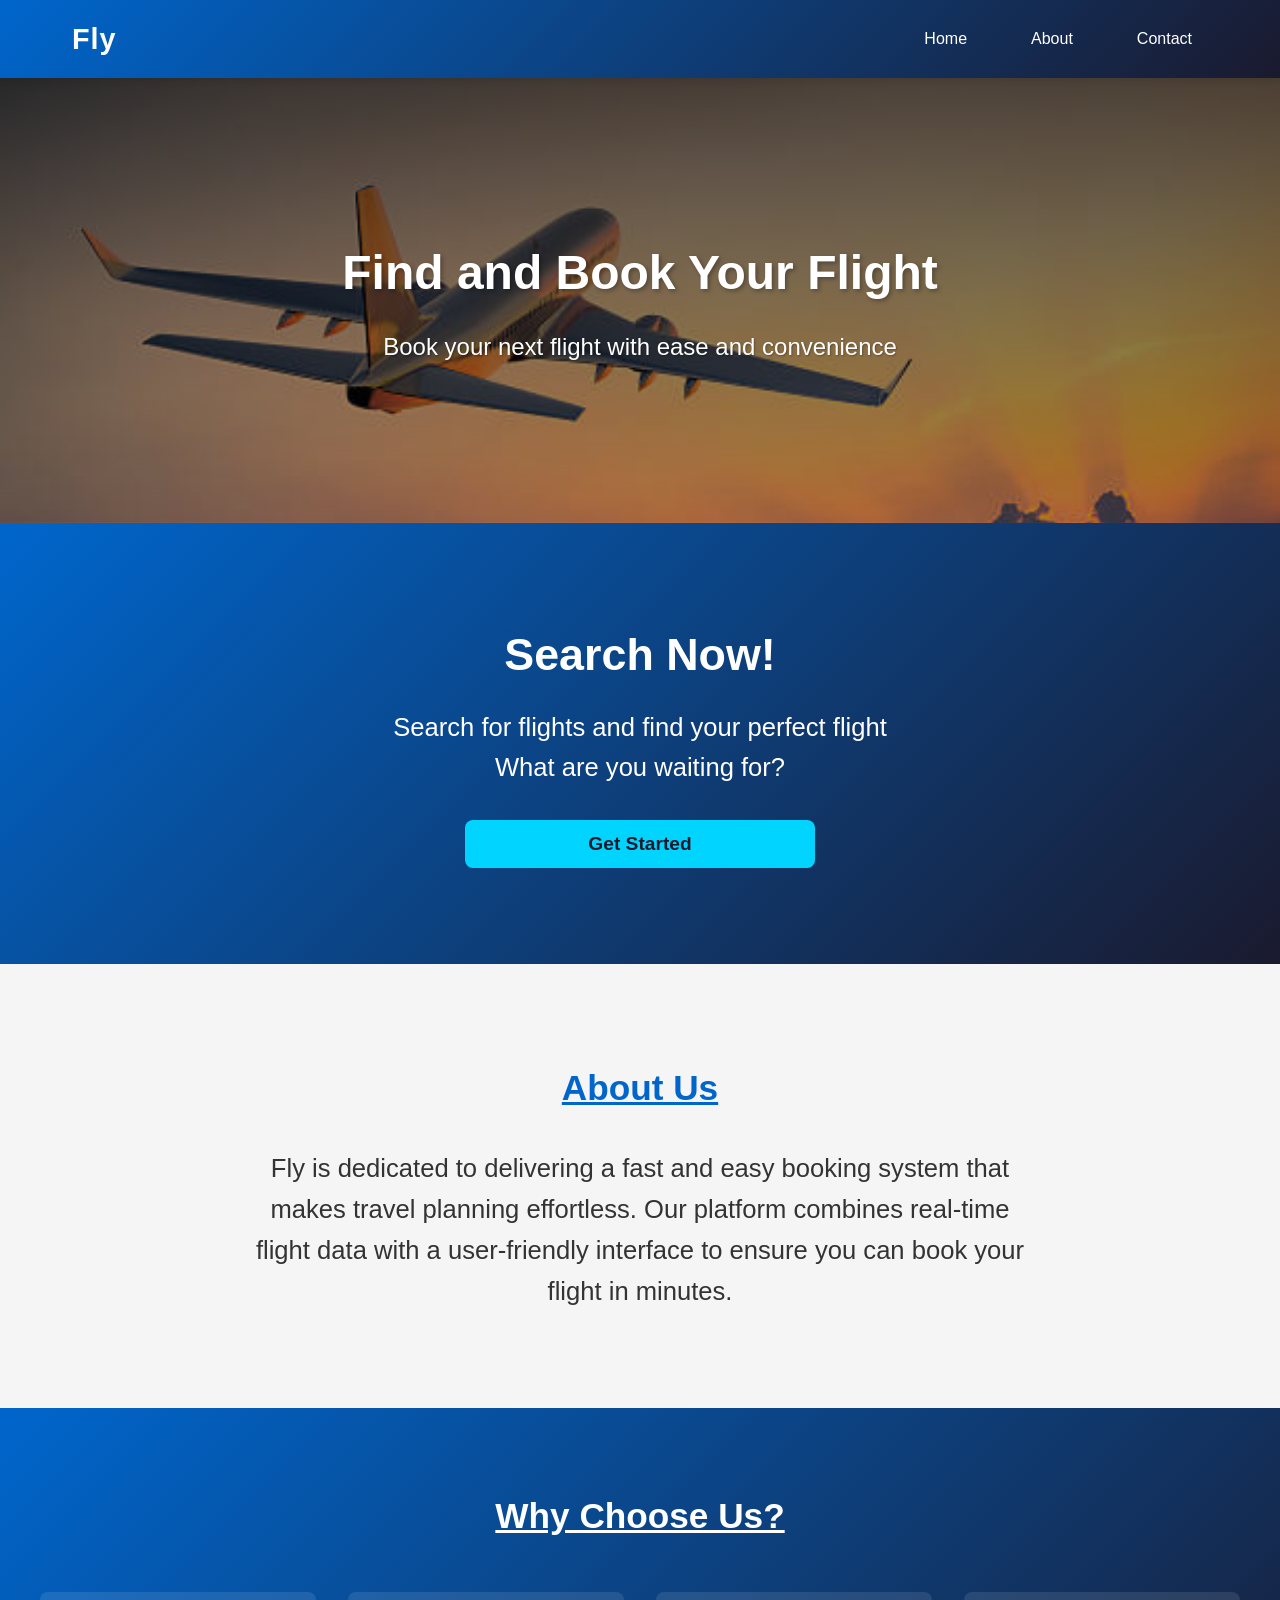
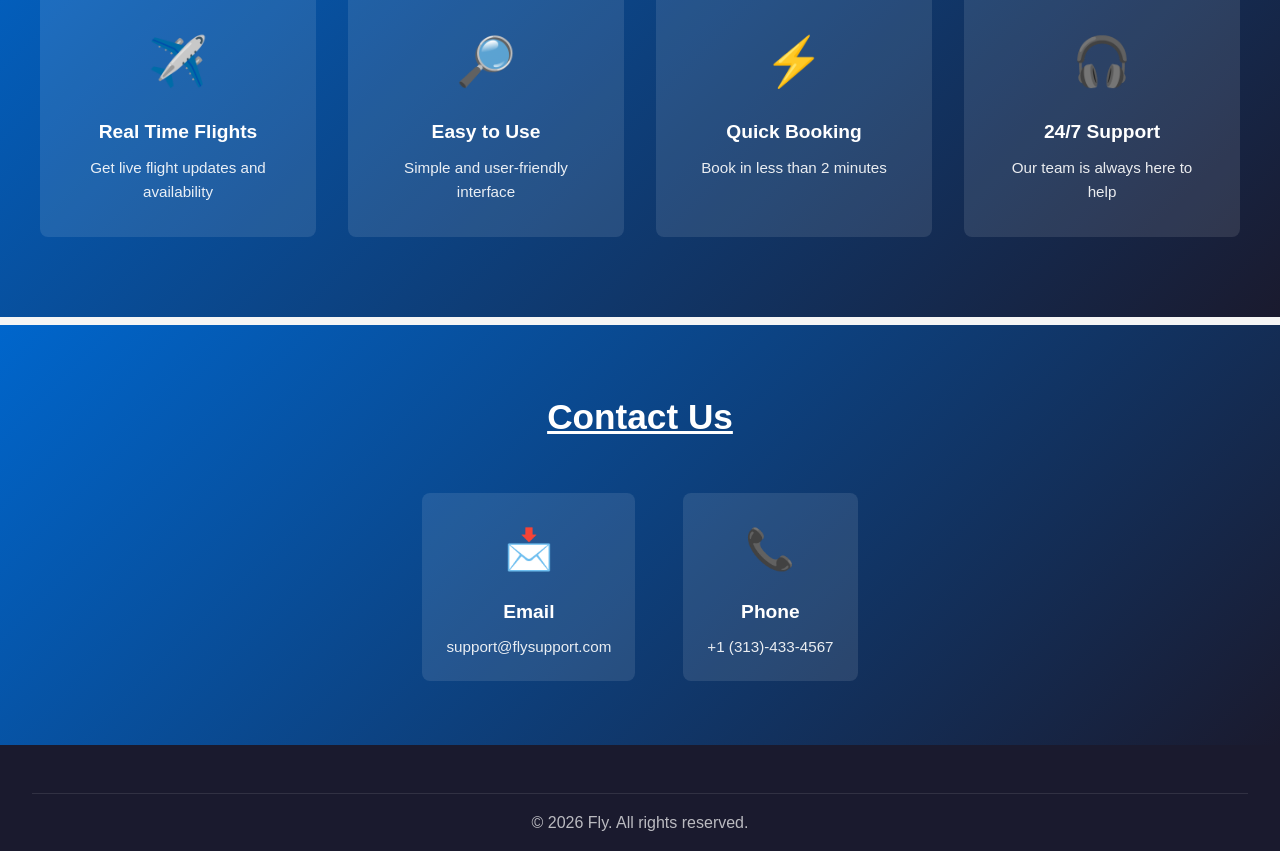
<file: index.html>
<!DOCTYPE html>
<html lang="en">
<head>
    <meta charset="UTF-8">
    <meta name="viewport" content="width=device-width, initial-scale=1.0">
    <title>Fly - Flight Booking</title>
    <link rel="stylesheet" href="css/styles.css">
</head>
<body>
    <!-- Navigation Bar -->
    <nav class="navbar">
        <div class="navbar-container">
            <div class="logo">
                <h1>Fly</h1>
            </div>
            <ul class="nav-menu">
                <li><a href="#home">Home</a></li>
                <li><a href="#about">About</a></li>
                <li><a href="#contact">Contact</a></li>
            </ul>
        </div>
    </nav>

    <!-- Hero Section -->
    <section class="hero" id="home">
        <div class="hero-content">
            <h2>Find and Book Your Flight</h2>
            <p>Book your next flight with ease and convenience</p>
        </div>
    </section>

    <!-- Search Section -->
    <section class="search-section">
        <div class="search-container">
            <h2>Search Now!</h2>
            <p>Search for flights and find your perfect flight</p>
            <p>What are you waiting for?</p>
            <button class="search-btn">Get Started</button>
        </div>
    </section>

    <!-- About Section -->
    <section class="about-section" id="about">
        <h2>About Us</h2>
        <p>Fly is dedicated to delivering a fast and easy booking system that makes travel planning effortless.
           Our platform combines real-time flight data with a user-friendly 
           interface to ensure you can book your flight in minutes.</p>
    </section>
    
    <!-- Why Us Section -->
    <section class="provide-section">
        <h2>Why Choose Us?</h2>
        <div class="provide-container">
            <div class="provide">
                <div class="provide-icon">✈️</div>
                <h3>Real Time Flights</h3>
                <p>Get live flight updates and availability</p>
            </div>
            <div class="provide">
                <div class="provide-icon">🔎</div>
                <h3>Easy to Use</h3>
                <p>Simple and user-friendly interface</p>
            </div>
            <div class="provide">
                <div class="provide-icon">⚡</div>
                <h3>Quick Booking</h3>
                <p>Book in less than 2 minutes</p>
            </div>
            <div class="provide">
                <div class="provide-icon">🎧</div>
                <h3>24/7 Support</h3>
                <p>Our team is always here to help</p>
            </div>
        </div>
    </section>

    <!-- Contact Section -->
    <section class="contact-section" id="contact">
        <h2>Contact Us</h2>
        <div class="contact-container">
            <div class="contact-info">
                <div class="contact-item">
                    <div class="contact-icon">📩</div>
                    <h3>Email</h3>
                    <p>support@flysupport.com</p>
                </div>
                <div class="contact-item">
                    <div class="contact-icon">📞</div>
                    <h3>Phone</h3>
                    <p>+1 (313)-433-4567</p>
                </div>
            </div>
        </div>
    </section>

    <!-- Footer -->
    <footer class="footer">
        <div class="footer-bottom">
            <p>&copy; 2026 Fly. All rights reserved.</p>
        </div>
    </footer>
    <script src="scripts/script.js"></script>
</body>
</html>
</file>
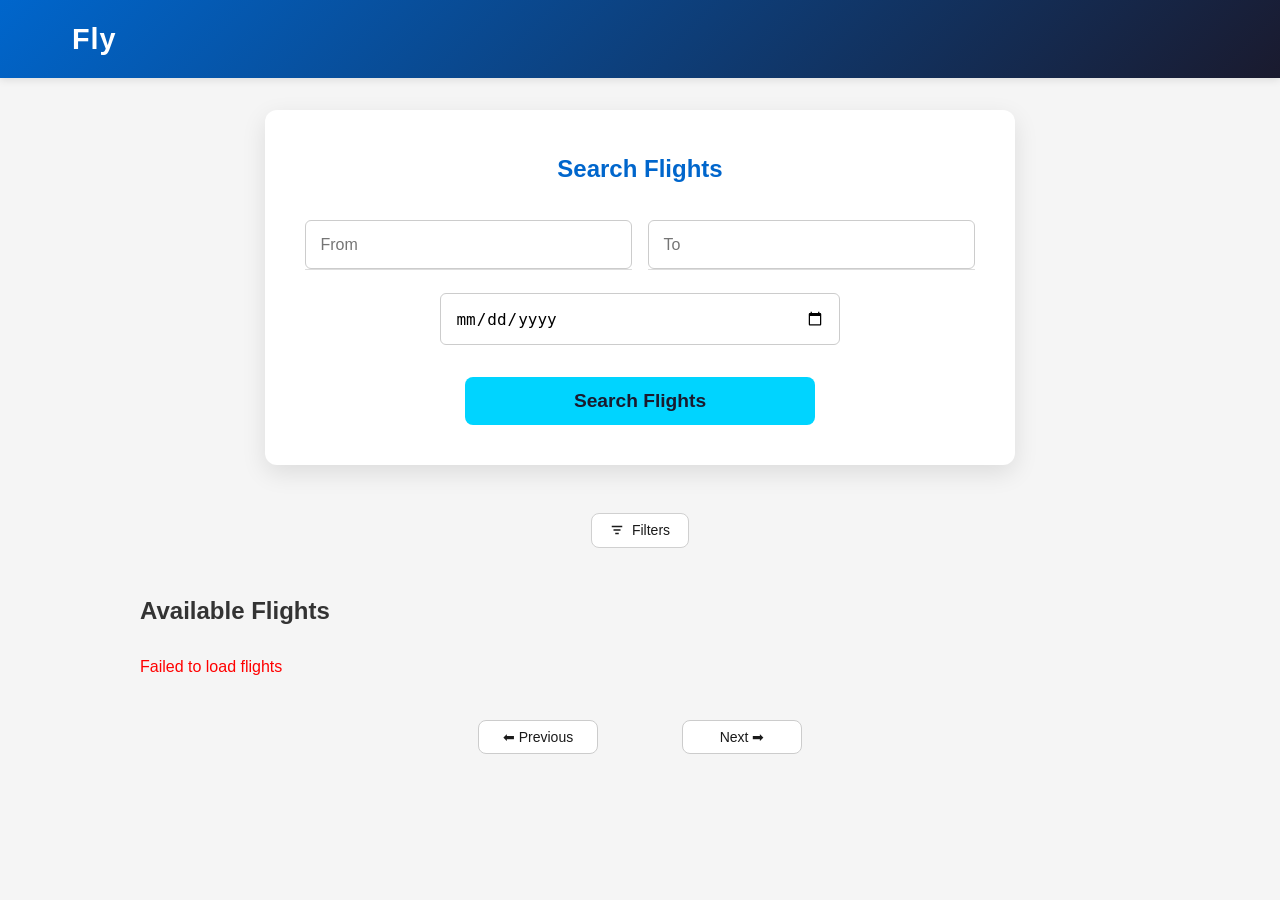
<file: booksearch.html>
<!DOCTYPE html>
<html lang="en">
<head>
    <meta charset="UTF-8">
    <title>Flight Booking</title>
    <meta name="viewport" content="width=device-width, initial-scale=1.0">
    <link rel="stylesheet" href="css/booksearch.css">
</head>
<body>
    <!-- Navigation Bar -->
   <nav class="navbar">
        <div class="navbar-container">
            <div class="logo">
                <h1>Fly</h1>
            </div>
        </div>
    </nav>

    <!-- Search Section -->
    <section class="flight-search-section">
        <div class="search-box">
            <h1>Search Flights</h1>
            <form id="search-form" class="search-form">
                <div class ="search-input-group">
                    <div class="input-wrapper">
                        <input type="text" id="from" name="from" placeholder="From" required>
                        <div id="from-suggest" class="suggest"></div>
                    </div>
                    <div class="input-wrapper">
                        <input type="text" id="to" name="to" placeholder="To" required>
                        <div id="to-suggest" class="suggest"></div>
                    </div>
                </div>
                <div class ="search-input-date">
                    <input type="date" id="departure" name="departure" required>
                </div>
                <button type="submit" class="search-btn">Search Flights</button>
            </form>
        </div>
    </section>

    <!--Filter Section-->
    <section class="filter-section">
        <div class="filter-container">
            <div class="filter-header">
                <button id="filterToggle" class="filter-toggle-btn">
                    <svg width="14" height="14" viewBox="0 0 16 16" fill="none" stroke="currentColor" stroke-width="1.5">
                        <path d="M2 4h12M4 8h8M6 12h4"/>
                    </svg>
                    Filters
                </button>
            </div>
            <div class="filter-content">
                <div id="filterMenu" class="filter-menu">
                    <form id="filter-form" class="filter-form">
                    <!-- Price -->
                        <div class="form-row">
                            <div class="filter-group">
                                <label for="minPrice">Min price</label>
                                <input type="number" id="minPrice" placeholder="$0">
                            </div>
                            <div class="filter-group">
                                <label for="maxPrice">Max price</label>
                                <input type="number" id="maxPrice" placeholder="Any">
                            </div>
                        </div>
                    <div class="filter-divider"></div>
                    <!-- Time -->
                    <div class="filter-group">
                        <label>Departure time</label>
                        <div class="time-buttons">
                            <button type="button" class="time-btn" data-time="morning">🌅</button>
                            <button type="button" class="time-btn" data-time="noon">🌇</button>
                            <button type="button" class="time-btn" data-time="evening">🌆</button>
                            <button type="button" class="time-btn" data-time="night">🌃</button>
                        </div>
                    </div>
                    <div class="filter-divider"></div>
                    <!-- Airline -->
                    <div class="filter-group">
                        <label for="airline">Airline</label>
                        <select id="airline">
                            <option value="">Any airline</option>
                            <option value="American Airlines">American Airlines</option>
                            <option value="Delta Airlines">Delta Airlines</option>
                            <option value="Southwest Airlines">Southwest Airlines</option>
                            <option value="Spirit Airlines">Spirit Airlines</option>
                            <option value="United Airlines">United Airlines</option>
                        </select>
                    </div>
                    <!-- Footer -->
                    <div class="filter-footer">
                        <button type="button" class="btn-clear" id="clearFilters">Clear all</button>
                        <button type="submit" class="filter-btn">Apply filters</button>
                    </div>
                    </form>
                </div>
            </div>
        </div>
    </section>

    <!-- Results Section -->
    <section class="results-section">
        <div class="results-container">
            <h2>Available Flights</h2>
            <div id="flightResults" class="flight-results"></div>
                <div class = "pages">
                    <button id="prevPage" class="page-btn">⬅ Previous</button>
                    <span id="pageInfo"></span>
                    <button id="nextPage" class="page-btn">Next ➡</button>
                </div>
        </div>
    </section>
    <script src="scripts/booksearch.js"></script>
</body>
</html>
</file>
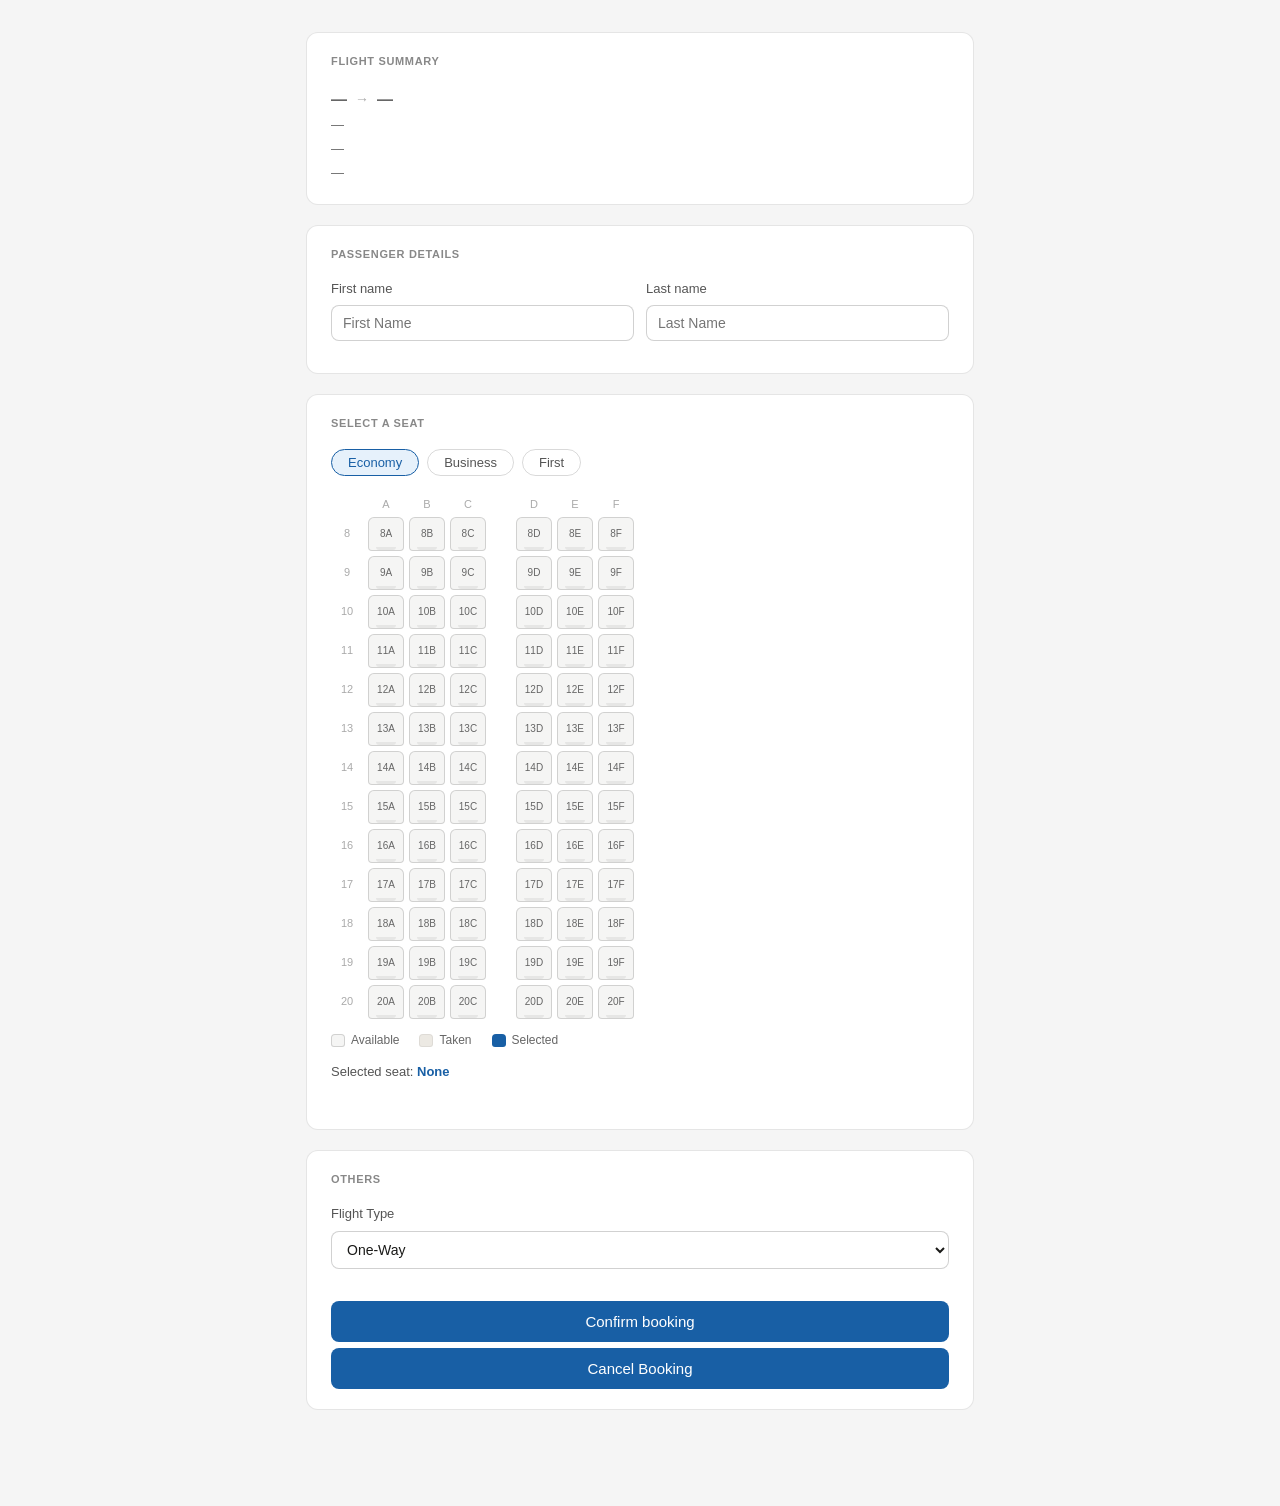
<file: checkout.html>
<!DOCTYPE html>
<html lang="en">
<head>
    <meta charset="UTF-8">
    <title>Book Flight</title>
    <meta name="viewport" content="width=device-width, initial-scale=1.0">
    <link rel="stylesheet" href="css/checkout.css">
</head>
<body>
    <main class="booking-page">
        <div class="card" id="flightSummaryCard">
            <p class="card-label">Flight summary</p>
            <div class="flight-summary">
                <div>
                    <div class="route">
                        <span id="depAirport"></span>
                        <span class="route-arrow">→</span>
                        <span id="arrAirport"></span>
                    </div>
                    <p class="meta" id="airline"></p>
                    <p class="meta" id="date"></p>
                    <p class="meta" id="time"></p>
                </div>
                <div class="price-tag" id="priceDisplay">
                    <span id="flightCost"></span>
                </div>
            </div>
        </div>

        <!-- Passenger Details -->
        <div class="card">
            <p class="card-label">Passenger details</p>
            <form id="bookingForm">
                <div class="form-row">
                    <div class="form-group">
                        <label for="firstName">First name</label>
                        <input type="text" id="firstName" placeholder="First Name" required>
                    </div>
                    <div class="form-group">
                        <label for="lastName">Last name</label>
                        <input type="text" id="lastName" placeholder="Last Name" required>
                    </div>
                </div>
            </form>
        </div>

        <!-- Seat Selection -->
        <div class="card">
            <p class="card-label">Select a seat</p>
            <div class="class-tabs">
                <button class="tab active" data-class="economy">Economy</button>
                <button class="tab" data-class="business">Business</button>
                <button class="tab" data-class="first">First</button>
            </div>
            <div class="seat-map">
                <div class="seat-labels">
                    <span></span>
                    <span>A</span><span>B</span><span>C</span>
                    <span class="aisle"></span>
                    <span>D</span><span>E</span><span>F</span>
                </div>
                <div id="seatGrid" class="seat-grid"></div>
            </div>
            <div class="legend">
                <span class="legend-item"><span class="legend-dot available"></span>Available</span>
                <span class="legend-item"><span class="legend-dot taken"></span>Taken</span>
                <span class="legend-item"><span class="legend-dot selected"></span>Selected</span>
            </div>
            <p class="selected-seat-label">Selected seat: <strong id="selectedSeatDisplay">None</strong></p><br>
        </div>

    <!--Others-->
    <div class="card">
        <p class="card-label">Others</p>
        <div class="flight-options">
            <label for="type">Flight Type</label>
                <select id="type">
                    <option value="one">One-Way</option>
                    <option value="round">Round-Trip</option>
                </select>
        </div>
        <br>
        <!-- Round Trip Flight Book -->
        <div class="results-section" hidden>
            <div class="results-container">
                <h2>Available Flights</h2>
                <div id="flightResults" class="flight-results"></div>
                    <div class = "pages">
                        <button id="prevPage" class="page-btn">⬅ Previous</button>
                        <span id="pageInfo"></span>
                        <button id="nextPage" class="page-btn">Next ➡</button>
                    </div>
            </div>
        </div>
        <!-- Round Trip Seat Selection -->
        <div class="seat-section" hidden>
            <p class="card-label">Select a seat</p>
            <div class="class-tabs">
                <button class="rtab active" data-class="economy">Economy</button>
                <button class="rtab" data-class="business">Business</button>
                <button class="rtab" data-class="first">First</button>
            </div>
            <div class="seat-map">
                <div class="seat-labels">
                    <span></span>
                    <span>A</span><span>B</span><span>C</span>
                    <span class="aisle"></span>
                    <span>D</span><span>E</span><span>F</span>
                </div>
                <div id="returnSeatGrid" class="seat-grid"></div>
            </div>
            <div class="legend">
                <span class="legend-item"><span class="legend-dot available"></span>Available</span>
                <span class="legend-item"><span class="legend-dot taken"></span>Taken</span>
                <span class="legend-item"><span class="legend-dot selected"></span>Selected</span>
            </div>
            <p class="selected-seat-label">Selected seat: <strong id="returnSelectedSeatDisplay">None</strong></p><br>
        </div>
        <button type="button" id="confirmButton" class="submit-btn">Confirm booking</button>
        <button type="button" class="cancel-btn" onclick="window.location.href='booksearch.html'">Cancel Booking</button>
    </div>

    <!-- Confirmation Popup -->
    <div id="confirmPopup" class="popup-overlay" hidden>
        <div class="popup">
            <h2>Check your information!</h2>
            <p id="confirmSummary"></p>
            <button class="submit-btn">Submit</button>
            <button class="cancel-btn" onclick="document.getElementById('confirmPopup').hidden = true">Cancel</button>
        </div>
    </div>
</main>

    <!-- Booking Confirmation -->
     <div id="bookingConfirmPopup" class="popup-overlay" hidden>
        <div class="popup">
            <div class="popup-icon">✓</div>
            <h2>Booking Confirmed!</h2>
            <p>Your flight has been successfully booked.</p>
            <button class="submit-btn" onclick="window.location.href='booksearch.html'">Exit</button>
        </div>
    </div>
    <script src="scripts/checkout.js"></script>
</body>
</html>
</file>
<file: css/styles.css>
* {
    margin: 0;
    padding: 0;
    box-sizing: border-box;
}

:root {
    --primary-color: #0066cc;
    --secondary-color: #00d4ff;
    --dark-bg: #1a1a2e;
    --light-bg: #f5f5f5;
    --text-dark: #333;
    --text-light: #666;
    --border-color: #ddd;
    --success-color: #27ae60;
    --error-color: #e74c3c;
}

body {
    font-family: 'Segoe UI', Tahoma, Geneva, Verdana, sans-serif;
    line-height: 1.6;
    color: var(--text-dark);
    background-color: var(--light-bg);
}

/* Nav bar */
.navbar {
    background: linear-gradient(135deg, var(--primary-color) 0%, var(--dark-bg) 100%);
    padding: 1rem 0;
    position: sticky;
    top: 0;
    z-index: 1000;
    box-shadow: 0 2px 8px rgba(0, 0, 0, 0.1);
}

.navbar-container {
    max-width: 1200px;
    margin: 0 auto;
    display: flex;
    justify-content: space-between;
    align-items: center;
    padding: 0 2rem;
}

.logo h1 {
    color: white;
    font-size: 1.8rem;
    font-weight: bold;
    letter-spacing: 1px;
    cursor: pointer;
    transition: 0.3s ease;
}

.logo h1:hover {
    color: var(--secondary-color);
}

.nav-menu {
    display: flex;
    list-style: none;
    gap: 2rem;
    align-items: center;
}

.nav-menu a {
    color: white;
    text-decoration: none;
    font-weight: 500;
    transition: 0.3s ease;
    padding: 0.5rem 1rem;
}

.nav-menu a:hover {
    color: var(--secondary-color);
    border-radius: 4px;
}

.auth-buttons {
    display: flex;
    gap: 1rem;
    margin-left: 1rem;
}

.btn-login {
    background: transparent;
    border: 2px solid white;
    color: white;
    padding: 0.6rem 1.5rem;
    border-radius: 4px;
    cursor: pointer;
    font-weight: 600;
    transition: 0.3s ease;
}

.btn-login:hover {
    background: white;
    color: var(--primary-color);
}

.btn-signup {
    background: var(--secondary-color);
    color: var(--dark-bg);
    border: none;
    padding: 0.6rem 1.5rem;
    border-radius: 4px;
    cursor: pointer;
    font-weight: 600;
    transition: 0.3s ease;
}

.btn-signup:hover {
    background: #00b8d4;
    transform: translateY(-2px);
}

/* Hero Section */
.hero {
    background: linear-gradient(rgba(0, 0, 0, 0.7), rgba(0, 0, 0, 0.3)),
                url('../assets/hero_background.jpg');
    background-size: cover;
    background-position: center 50%;
    background-attachment: scroll;
    color: white;
    padding: 9.8rem 2rem;
    text-align: center;
}

.hero-content h2 {
    font-size: 3rem;
    margin-bottom: 1rem;
    font-weight: 700;
    text-shadow: 2px 2px 4px rgba(0, 0, 0, 0.3);
}

.hero-content p {
    font-size: 1.5rem;
    text-shadow: 1px 1px 2px rgba(0, 0, 0, 0.3);
}

/* Provide Section */
.provide-section {
    background: linear-gradient(135deg, var(--primary-color), var(--dark-bg));
    color: white;
    padding: 5rem 2rem;
    margin: 0.5rem 0;
}

.provide-section h2 {
    text-align: center;
    font-size: 2.2rem;
    text-decoration: underline;
    margin-bottom: 3rem;
}

.provide-container {
    display: grid;
    grid-template-columns: repeat(auto-fit, minmax(200px, 1fr));
    gap: 2rem;
    max-width: 1200px;
    margin: 0 auto;
}

.provide {
    text-align: center;
    padding: 2rem;
    background: rgba(255, 255, 255, 0.1);
    border-radius: 8px;
    transition: 0.3s ease;
}

.provide:hover {
    background: rgba(255, 255, 255, 0.15);
}

.provide-icon {
    font-size: 3rem;
    margin-bottom: 1rem;
}

.provide h3 {
    margin-bottom: 0.5rem;
    font-size: 1.2rem;
}

.provide p {
    font-size: 0.95rem;
    opacity: 0.9;
}

/* Search Section */
.search-section {
    background: linear-gradient(135deg, var(--primary-color), var(--dark-bg));
    color: white;
    padding: 6rem 2rem;
    margin: 0;
}

.search-container {
    max-width: 800px;
    margin: 0 auto;
    text-align: center;
}

.search-container h2 {
    font-size: 2.8rem;
    margin-bottom: 1rem;
}

.search-container p {
    max-width: 800px;
    margin: 0 auto;
    font-size: 1.6rem;
    line-height: 1.6;
    color: var(--text-white);
}

.search-btn {
    background: var(--secondary-color);
    color: var(--dark-bg);
    border: none;
    padding: 0.8rem 1.5rem;
    border-radius: 8px;
    font-size: 1.2rem;
    font-weight: 600;
    cursor: pointer;
    transition: 0.3s ease;
    display: inline-flex;
    align-items: center;
    justify-content: center;
    gap: 0.5rem;
    width: 350px;
    margin: 2rem auto 0;
}

.search-btn:hover {
    background: #00b8d4;
    transform: translateY(-2px);
}

/* About Us */
.about-section{
    background: var(--light-bg);
    padding: 5rem 2rem;
    text-align: center;
    margin: 1rem 0;
}

.about-section h2 {
    color: var(--primary-color);
    font-size: 2.2rem;
    margin-bottom: 2rem;
    text-decoration: underline;
}

.about-section p {
    max-width: 800px;
    margin: 0 auto;
    font-size: 1.6rem;
    line-height: 1.6;
    color: var(--text-dark);
}

/* Contact Section */
.contact-section {
    background: linear-gradient(135deg, var(--primary-color), var(--dark-bg));
    color: white;
    padding: 4rem 2rem;
    margin: 0;
}

.contact-section h2 {
    text-align: center;
    font-size: 2.2rem;
    text-decoration: underline;
    margin-bottom: 3rem;
}

.contact-container {
    max-width: 800px;
    margin: 0 auto;
}

.contact-info {
    display: flex;
    flex-direction: row;
    justify-content: center;
    gap: 3rem;
}

.contact-item {
    text-align: center;
    padding: 1.5rem;
    background: rgba(255, 255, 255, 0.1);
    border-radius: 8px;
    transition: 0.3s ease;
}

.contact-item:hover {
    background: rgba(255, 255, 255, 0.15);
    transform: translateY(-5px);
}

.contact-icon {
    font-size: 2.5rem;
    margin-bottom: 1rem;
}

.contact-item h3 {
    margin-bottom: 0.5rem;
    font-size: 1.2rem;
}

.contact-item p {
    font-size: 0.95rem;
    opacity: 0.9;
    line-height: 1.4;
}

/* Footer */
.footer {
    background: var(--dark-bg);
    color: white;
    padding: 3rem 2rem 1rem;
}

.footer-bottom {
    text-align: center;
    padding-top: 1rem;
    border-top: 1px solid rgba(255, 255, 255, 0.1);
    color: rgba(255, 255, 255, 0.7);
}

/* Res */
@media (max-width: 768px) {
    .navbar-container {
        flex-direction: column;
        gap: 1rem;
    }

    .nav-menu {
        flex-direction: column;
        gap: 0.5rem;
        width: 100%;
    }

    .auth-buttons {
        width: 100%;
        justify-content: center;
    }

    .hero-content h2 {
        font-size: 2rem;
    }

    .hero-content p {
        font-size: 1rem;
    }

    .search-form {
        grid-template-columns: 1fr;
    }

    .deals-container {
        grid-template-columns: 1fr;
    }

    .modal-content {
        width: 90%;
        margin: 30% auto;
    }

    .contact-container {
        padding: 0 1rem;
    }

    .contact-info {
        flex-direction: column;
        gap: 1.5rem;
    }

    .search-input-group {
        flex-direction: column;
        gap: 1rem;
    }

    .search-container h2 {
        font-size: 1.5rem;
    }
}
</file>
<file: css/booksearch.css>
/* Import global styling from index */
@import url("styles.css");

/* Search Section */
.flight-search-section {
    padding: 2rem 2rem 3rem;
    display: flex;
    justify-content: center;
}

.flight-search-section h1 {
    text-align: center;
    padding: 0 0 2rem;
    color: var(--primary-color);
}

.search-box {
    background: white;
    padding: 2.5rem;
    border-radius: 12px;
    box-shadow: 0 8px 25px rgba(0,0,0,0.1);
    width: 100%;
    max-width: 750px;
}

.search-form {
    display: flex;
    flex-direction: column;
    gap: 1.5rem;
}

.search-input-group {
    display: grid;
    grid-template-columns: 1fr 1fr;
    gap: 1rem;
    align-items: start;
}

.search-input-group input {
    padding: 0.9rem;
    border-radius: 6px;
    border: 1px solid #ccc;
    font-size: 1rem;
    width: 100%;
}

.search-input-date {
    display: flex;
    justify-content: center;
}

.search-input-date input {
    padding: 0.9rem;
    border-radius: 6px;
    border: 1px solid #ccc;
    font-size: 1rem;
    max-width: 400px;
    width: 100%;
}

.search-btn {
    margin-top: 0.5rem;
}

.input-wrapper {
    position: relative;
    width: 100%;
}

.suggest {
    position: absolute;
    top: 100%;
    left: 0;
    right: 0;
    background: white;
    border: 1px solid #ddd;
    border-top: none;
    max-height: 220px;
    overflow-y: auto;
    z-index: 1000;
    border-radius: 0 0 8px 8px;
    box-shadow: 0 6px 18px rgba(0,0,0,0.08);
}

.suggest-item {
    padding: 10px;
    cursor: pointer;
    font-size: 14px;
}

.suggest-item:hover {
    background: #f2f2f2;
}

/* Results */
.results-section {
    padding: 2rem;
}

.results-container {
    max-width: 1000px;
    margin: auto;
}

.flight-results {
    display: flex;
    flex-direction: column;
    gap: 1.2rem;
    margin-top: 1.5rem;
}

/* Flight Card */
.flight-card {
    background: white;
    padding: 1.5rem;
    border-radius: 12px;
    box-shadow: 0 5px 15px rgba(0,0,0,0.08);
    display: flex;
    justify-content: space-between;
    align-items: center;
}

.flight-card:hover {
    border-color: #aaa;
}

.flight-left {
    display: flex;
    flex-direction: column;
    gap: 4px;
}

.airline-sec { 
    display: flex; 
    align-items: center; 
    gap: 6px; 
}

.airline-name { 
    font-size: 20px;
    font-weight: 500;
}

.route { 
    display: flex;
    align-items: center;
    gap: 8px;
    font-size: 16px;
    color: #666;
}

.route-arrow { 
    font-size: 14px;
    color: #aaa; 
}

.times { 
    font-size: 16px;
    color: #000000;
}

.flight-right { 
    display: flex;
    flex-direction: column;
    align-items: flex-end;
    gap: 8px;
}

.price { 
    font-size: 18px;
    font-weight: 500;
}

.book-btn {
    padding: 0.6rem 1.2rem;
    border: none;
    border-radius: 6px;
    cursor: pointer;
}

.book-btn:hover { 
    background: #00b8d4;
    transform: translateY(-2px);
}

/* Next/Prev Buttons */
.pages {
    display: flex;
    align-items: center;
    justify-content: center;
    gap: 12px;
    margin-top: 24px;
    padding: 1rem 0;
}

.page-btn {
    display: inline-flex;
    align-items: center;
    justify-content: center;
    gap: 6px;
    padding: 8px 0;
    width: 120px;
    font-size: 14px;
    font-weight: 500;
    color: #1a1a1a;
    background: #ffffff;
    border: 0.5px solid #ccc;
    border-radius: 8px;
    cursor: pointer;
}

.page-btn:hover {
    background: #00b8d4;
    border-color: #999;
    transform: translateY(-2px);
}

#pageInfo {
    font-size: 16px;
    font-weight: 500;
    color: #666;
    min-width: 60px;
    text-align: center;
}

/* Filter Section */
.filter-toggle-btn {
    display: inline-flex;
    align-items: center;
    gap: 8px;
    padding: 0.55rem 1.1rem;
    background: white;
    color: #1a1a1a;
    border: 0.5px solid #d0d0d0;
    border-radius: 8px;
    cursor: pointer;
    font-size: 14px;
    font-weight: 500;
    transition: 0.15s ease;
}

.filter-toggle-btn:hover {
    background: #f5f5f5;
    border-color: #bbb;
}

.filter-content {
    display: flex;
    justify-content: center;
}

.filter-menu {
    width: 100%;
    max-width: 500px;
    margin-top: 0.6rem;
    background: white;
    border: 0.5px solid #e8e8e8;
    border-radius: 12px;
    max-height: 0;
    opacity: 0;
    overflow: hidden;
    transition: max-height 0.3s ease, opacity 0.2s ease;
}

.filter-menu.active {
    max-height: 600px;
    opacity: 1;
}

.filter-menu.active {
    max-height: 600px;
    opacity: 1;
}

.filter-header {
    display: flex;
    justify-content: center;
}

.filter-form {
    padding: 1.25rem;
    display: flex;
    flex-direction: column;
    gap: 1.1rem;
}

.form-row {
    display: grid;
    grid-template-columns: 1fr 1fr;
    gap: 0.75rem;
}

.filter-group {
    display: flex;
    flex-direction: column;
    gap: 5px;
}

.filter-group label {
    font-size: 11px;
    font-weight: 500;
    color: #888;
    letter-spacing: 0.04em;
    text-transform: uppercase;
}

.filter-group input,
.filter-group select {
    padding: 0.55rem 0.75rem;
    border: 0.5px solid #e0e0e0;
    border-radius: 8px;
    font-size: 14px;
    background: #f9f9f9;
    color: #1a1a1a;
    transition: 0.15s ease;
}

.filter-group input:focus,
.filter-group select:focus {
    outline: none;
    border-color: #1D9E75;
    background: white;
    box-shadow: 0 0 0 3px rgba(29, 158, 117, 0.08);
}

.filter-divider {
    height: 0.5px;
    background: #f0f0f0;
}

.filter-footer {
    display: flex;
    align-items: center;
    justify-content: space-between;
    padding-top: 0.25rem;
}

.btn-clear {
    font-size: 13px;
    color: #999;
    background: none;
    border: none;
    cursor: pointer;
    padding: 0;
}

.btn-clear:hover { color: #555; }

.filter-btn {
    padding: 0.55rem 1.4rem;
    background: #1D9E75;
    color: white;
    border: none;
    border-radius: 8px;
    font-size: 14px;
    font-weight: 500;
    cursor: pointer;
    transition: 0.15s ease;
}

.filter-btn:hover { background: #0F6E56; }


/* Logo */
.airline-sec {
    display: flex;
    align-items: center;
    gap: 8px;
}

.airline-logo {
    width: 24px;
    height: 24px;
    object-fit: contain;
}

/* Time filter buttons */
.time-buttons {
    display: flex;
    gap: 8px;
    justify-content: center;
}

.time-btn {
    display: flex;
    flex-direction: column;
    align-items: center;
    justify-content: center;
    gap: 4px;
    padding: 12px 6px;
    background: #f9f9f9;
    border: 0.5px solid #e0e0e0;
    border-radius: 10px;
    cursor: pointer;
    transition: all 0.15s ease;
    font-size: 20px;
    color: #1a1a1a;
    line-height: 1;
    width: 25%;
}

.time-btn::after {
    font-size: 11px;
    font-weight: 500;
    color: #888;
    letter-spacing: 0.01em;
}

.time-btn[data-time="morning"]::after { content: "Morning"; }
.time-btn[data-time="noon"]::after    { content: "Noon"; }
.time-btn[data-time="evening"]::after { content: "Evening"; }
.time-btn[data-time="night"]::after   { content: "Night"; }

.time-btn:hover {
    background: white;
    border-color: #bbb;
    transform: translateY(-1px);
}

.time-btn.active {
    background: #e1f5ee;
    border-color: #1D9E75;
    color: #085041;
}

.time-btn.active::after {
    color: #0F6E56;
}
</file>
<file: css/checkout.css>
/* Import global styling from index */
@import url("styles.css");

/* Page layout */
.booking-page {
    max-width: 700px;
    margin: 2rem auto;
    padding: 0 1rem 4rem;
    display: flex;
    flex-direction: column;
    gap: 1.25rem;
}

/* Cards */
.card {
    background: #fff;
    border: 0.5px solid rgba(0,0,0,0.1);
    border-radius: 12px;
    padding: 1.25rem 1.5rem;
}

.card-label {
    font-size: 11px;
    font-weight: 600;
    letter-spacing: .06em;
    text-transform: uppercase;
    color: #888;
    margin-bottom: 1rem;
}

/* Flight summary */
.flight-summary {
    display: flex;
    justify-content: space-between;
    align-items: center;
    flex-wrap: wrap;
    gap: 12px;
}

.route {
    display: flex;
    align-items: center;
    gap: 10px;
    font-size: 22px;
    font-weight: 600;
}
.route-arrow { 
    color: #aaa; 
    font-size: 16px; 
}

.meta { font-size: 13px; 
    color: #666; 
    margin-top: 3px; 
}

.price-tag { font-size: 24px; 
    font-weight: 600; 
    color: #185FA5; 
}

/* Seat class tabs */
.class-tabs {
    display: flex;
    gap: 8px;
    margin-bottom: 1.25rem;
}

.tab, .rtab{
    padding: 5px 16px;
    border-radius: 20px;
    border: 0.5px solid rgba(0,0,0,0.15);
    font-size: 13px;
    cursor: pointer;
    color: #555;
    background: transparent;
}

.tab.active, .rtab.active{
    background: #E6F1FB;
    border-color: #185FA5;
    color: #185FA5;
    font-weight: 500;
}

/* Seat map */
.seat-map { margin-bottom: 12px; }

.seat-labels {
    display: grid;
    grid-template-columns: 32px repeat(3, 36px) 20px repeat(3, 36px);
    gap: 5px;
    margin-bottom: 4px;
}

.seat-labels span {
    text-align: center;
    font-size: 11px;
    color: #aaa;
    font-weight: 500;
}

.seat-labels .aisle { 
    background: transparent; 
}

.seat-grid {
    display: flex;
    flex-direction: column;
    gap: 5px;
}

.seat-row {
    display: grid;
    grid-template-columns: 32px repeat(3, 36px) 20px repeat(3, 36px);
    gap: 5px;
    align-items: center;
}

.row-num {
    font-size: 11px;
    color: #aaa;
    text-align: center;
}

.aisle-gap { 
    background: transparent; 
}

.seat {
    width: 36px;
    height: 34px;
    border-radius: 6px 6px 4px 4px;
    border: 0.5px solid rgba(0,0,0,0.15);
    background: #f5f5f4;
    cursor: pointer;
    font-size: 10px;
    color: #666;
    display: flex;
    align-items: center;
    justify-content: center;
    transition: background 0.1s, border-color 0.1s;
    position: relative;
}

.seat::after {
    content: '';
    position: absolute;
    bottom: 0;
    left: 20%;
    right: 20%;
    height: 3px;
    background: rgba(0,0,0,0.06);
    border-radius: 0 0 3px 3px;
}

.seat:not(.taken):hover {
    background: #dbeeff;
    border-color: #82b8ea;
}

.seat.taken {
    background: #ece9e3;
    color: #ccc;
    cursor: not-allowed;
    border-color: rgba(0,0,0,0.06);
}

.seat.selected {
    background: #185FA5;
    border-color: #185FA5;
    color: #fff;
    font-weight: 600;
}

.seat.selected::after { 
    background: rgba(255,255,255,0.2); 
}

/* Legend */
.legend {
    display: flex;
    gap: 1.25rem;
    font-size: 12px;
    color: #666;
    margin-bottom: 12px;
}

.legend-item {
    display: flex;
    align-items:
    center;
    gap: 6px;
}

.legend-dot {
    width: 14px;
    height: 13px;
    border-radius: 4px 4px 3px 3px;
    border: 0.5px solid transparent;
}

.legend-dot.available { 
    background: #f5f5f4;
    border-color: rgba(0,0,0,0.15);
}

.legend-dot.taken { 
    background: #ece9e3; 
    border-color: rgba(0,0,0,0.06); 
}

.legend-dot.selected { 
    background: #185FA5; 
}

.selected-seat-label {
    font-size: 13px;
    color: #555;
}

.selected-seat-label strong { 
    color: #185FA5; 
}

/* Passenger form */
.form-row {
    display: grid;
    grid-template-columns: 1fr 1fr;
    gap: 12px;
    margin-bottom: 12px;
}

.form-group { 
    display: flex; 
    flex-direction: 
    column; gap: 5px; 
}

.form-group label { 
    font-size: 13px; 
    color: #555; 
    font-weight: 500; 
}

.form-group input {
    padding: 9px 11px;
    border-radius: 8px;
    border: 0.5px solid rgba(0,0,0,0.18);
    background: #fff;
    font-size: 14px;
    color: #1a1a18;
    outline: none;
    transition: border-color 0.15s, box-shadow 0.15s;
}

.form-group input:focus {
    border-color: #185FA5;
    box-shadow: 0 0 0 3px rgba(24,95,165,0.12);
}

.submit-btn, .cancel-btn {
    width: 100%;
    padding: 12px;
    background: #185FA5;
    color: #fff;
    border: none;
    border-radius: 8px;
    font-size: 15px;
    font-weight: 500;
    cursor: pointer;
    margin-top: 6px;
    transition: background 0.15s;
}

.submit-btn:hover, .cancel-btn:hover { 
    background: #145089;
    transform: translateY(-1px);
}

.submit-btn:active, .cancel-btn:active { 
    transform: scale(0.99); 
    background: #145089;
}

/* Error hint */
.error-hint {
    font-size: 12px;
    color: #c0392b;
    margin-top: -6px;
}

/* Confirmation */
.popup-overlay {
    position: fixed;
    inset: 0;
    background: rgba(0,0,0,0.45);
    display: flex;
    align-items: center;
    justify-content: center;
    z-index: 100;
}

.popup-overlay[hidden] { 
    display: none; 
}

.popup {
    background: #fff;
    border-radius: 16px;
    padding: 2.5rem 2rem;
    max-width: 380px;
    width: 90%;
    text-align: center;
}

.popup-icon {
    width: 56px;
    height: 56px;
    background: #e6f4ee;
    border-radius: 50%;
    display: flex;
    align-items: center;
    justify-content: center;
    font-size: 24px;
    color: #1d9e75;
    margin: 0 auto 1rem;
}

.popup h2 { 
    font-size: 20px; 
    font-weight: 600; 
    margin-bottom: 8px; 
}

.popup p { font-size: 14px; 
    color: #555; 
    margin-bottom: 1.5rem; 
    line-height: 1.6; 
}

/* Others section */
.flight-options {
    display: flex;
    flex-direction: column;
    gap: 6px;
    margin-top: 4px;
}

.flight-options label {
    font-size: 13px;
    color: #555;
    font-weight: 500;
}

.flight-options select {
    padding: 9px 11px;
    border-radius: 8px;
    border: 0.5px solid rgba(0,0,0,0.18);
    background: #fff;
    font-size: 14px;
    color: #1a1a18;
    outline: none;
    cursor: pointer;
    transition: border-color 0.15s, box-shadow 0.15s;
}

/* Results CSS from booksearch with some modifications */
.flight-results {
    display: flex;
    flex-direction: column;
    gap: 1.2rem;
    margin-top: 1.5rem;
}

/* Flight Card */
.flight-card {
    background: white;
    padding: 1.5rem;
    border-radius: 12px;
    box-shadow: 0 5px 15px rgba(0,0,0,0.08);
    display: flex;
    justify-content: space-between;
    align-items: center;
}

.flight-card:hover {
    border-color: #aaa;
}

.flight-left {
    display: flex;
    flex-direction: column;
    gap: 4px;
}

.airline-sec { 
    display: flex; 
    align-items: center; 
    gap: 6px; 
}

.airline-name { 
    font-size: 20px;
    font-weight: 500;
}

.route { 
    display: flex;
    align-items: center;
    gap: 8px;
    font-size: 16px;
    color: #666;
}

.route-arrow { 
    font-size: 14px;
    color: #aaa; 
}

.times { 
    font-size: 16px;
    color: #000000;
}

.flight-right { 
    display: flex;
    flex-direction: column;
    align-items: flex-end;
    gap: 8px;
}

.price { 
    font-size: 18px;
    font-weight: 500;
}

.book-btn {
    padding: 0.6rem 1.2rem;
    border: none;
    border-radius: 6px;
    cursor: pointer;
}

.book-btn:hover { 
    background: #00b8d4;
    transform: translateY(-2px);
}

/* Next/Prev Buttons */
.pages {
    display: flex;
    align-items: center;
    justify-content: center;
    gap: 12px;
    margin-top: 24px;
    padding: 1rem 0;
}

.page-btn {
    display: inline-flex;
    align-items: center;
    justify-content: center;
    gap: 6px;
    padding: 8px 0;
    width: 120px;
    font-size: 14px;
    font-weight: 500;
    color: #1a1a1a;
    background: #ffffff;
    border: 0.5px solid #ccc;
    border-radius: 8px;
    cursor: pointer;
}

.page-btn:hover {
    background: #00b8d4;
    border-color: #999;
    transform: translateY(-2px);
}

#pageInfo {
    font-size: 16px;
    font-weight: 500;
    color: #666;
    min-width: 60px;
    text-align: center;
}

/* Logo */
.airline-sec {
    display: flex;
    align-items: center;
    gap: 8px;
}

.airline-logo {
    width: 24px;
    height: 24px;
    object-fit: contain;
}

/* Confirmation Box */
.confirm-box {
    padding: 16px;
    border-radius: 12px;
    background: #f8f9fb;
    border: 1px solid #e6e6e6;
}

.confirm-box h3 {
    margin-bottom: 12px;
    font-size: 15px;
    color: #333;
}

.confirm-row {
    display: flex;
    justify-content: space-between;
    padding: 8px 0;
    font-size: 14px;
    border-bottom: 1px solid #eee;
}

.confirm-row:last-child {
    border-bottom: none;
}

/* left label */
.confirm-row span:first-child {
    font-weight: 600;
    color: #666;
}

/* right value */
.confirm-row span:last-child {
    color: #222;
}

.confirm-row.total {
    font-weight: bold;
    font-size: 16px;
    margin-top: 6px;
}

.confirm-row.total span:last-child {
    color: #0a66c2;
}

/* Res */
@media (max-width: 500px) {
    .form-row { grid-template-columns: 1fr; }
    .route { font-size: 18px; }
    .seat { width: 30px; height: 28px; }
    .seat-labels, .seat-row {
        grid-template-columns: 26px repeat(3, 30px) 14px repeat(3, 30px);
    }
}
</file>
